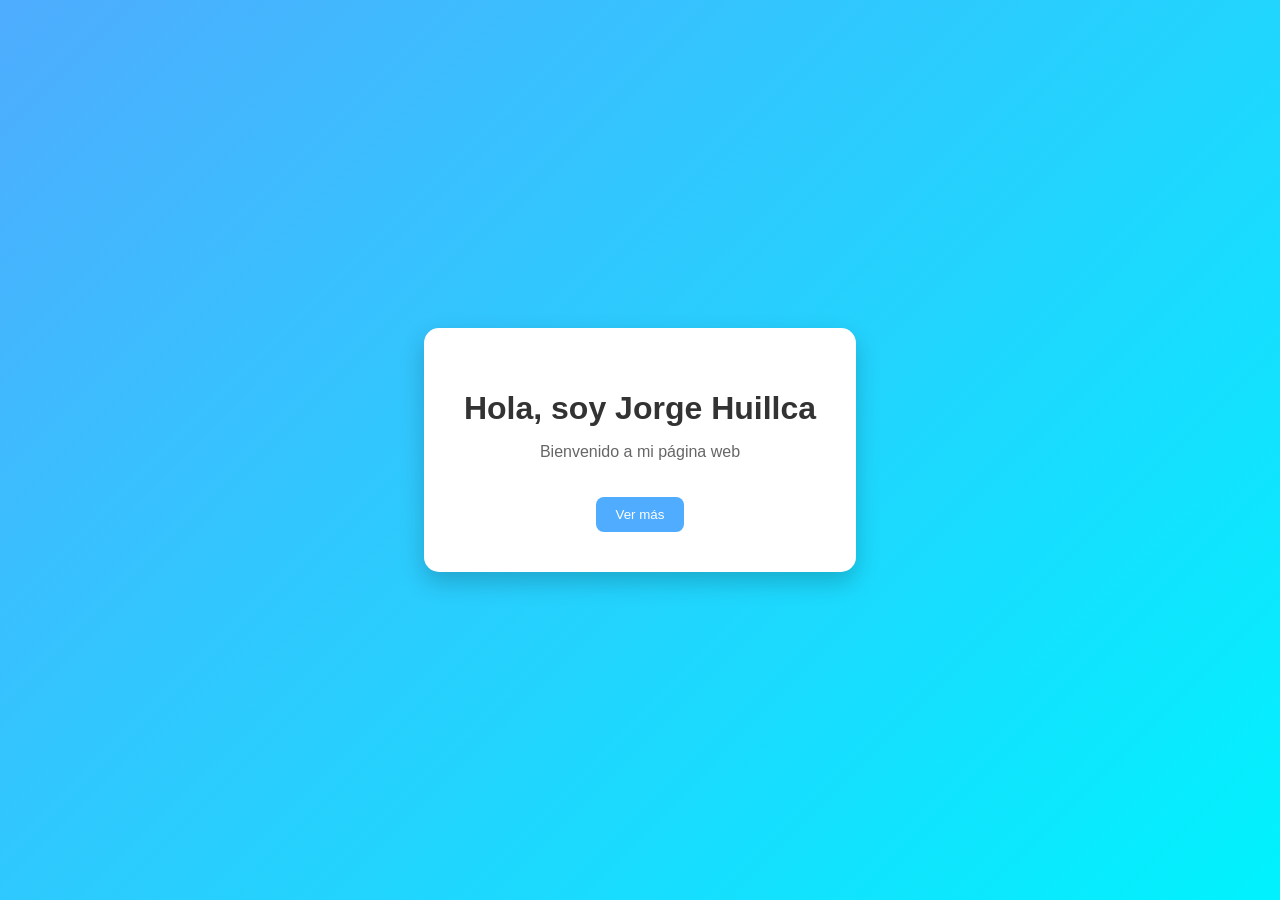
<file: Huillca/index.html>
<!DOCTYPE html>
<html lang="es">
<head>
    <meta charset="UTF-8">
    <meta name="viewport" content="width=device-width, initial-scale=1.0">
    <title>Mi Página</title>

    <style>
        body {
            margin: 0;
            font-family: Arial, Helvetica, sans-serif;
            background: linear-gradient(135deg, #4facfe, #00f2fe);
            display: flex;
            justify-content: center;
            align-items: center;
            height: 100vh;
        }

        .container {
            background: white;
            padding: 40px;
            border-radius: 15px;
            text-align: center;
            box-shadow: 0 10px 25px rgba(0,0,0,0.2);
        }

        h1 {
            color: #333;
            margin-bottom: 10px;
        }

        p {
            color: #666;
        }

        .btn {
            margin-top: 20px;
            padding: 10px 20px;
            border: none;
            background: #4facfe;
            color: white;
            border-radius: 8px;
            cursor: pointer;
            transition: 0.3s;
        }

        .btn:hover {
            background: #007bff;
        }
    </style>
</head>
<body>

    <div class="container">
        <h1>Hola, soy Jorge Huillca</h1>
        <p>Bienvenido a mi página web</p>
        <button class="btn">Ver más</button>
    </div>

</body>
</html>
</file>
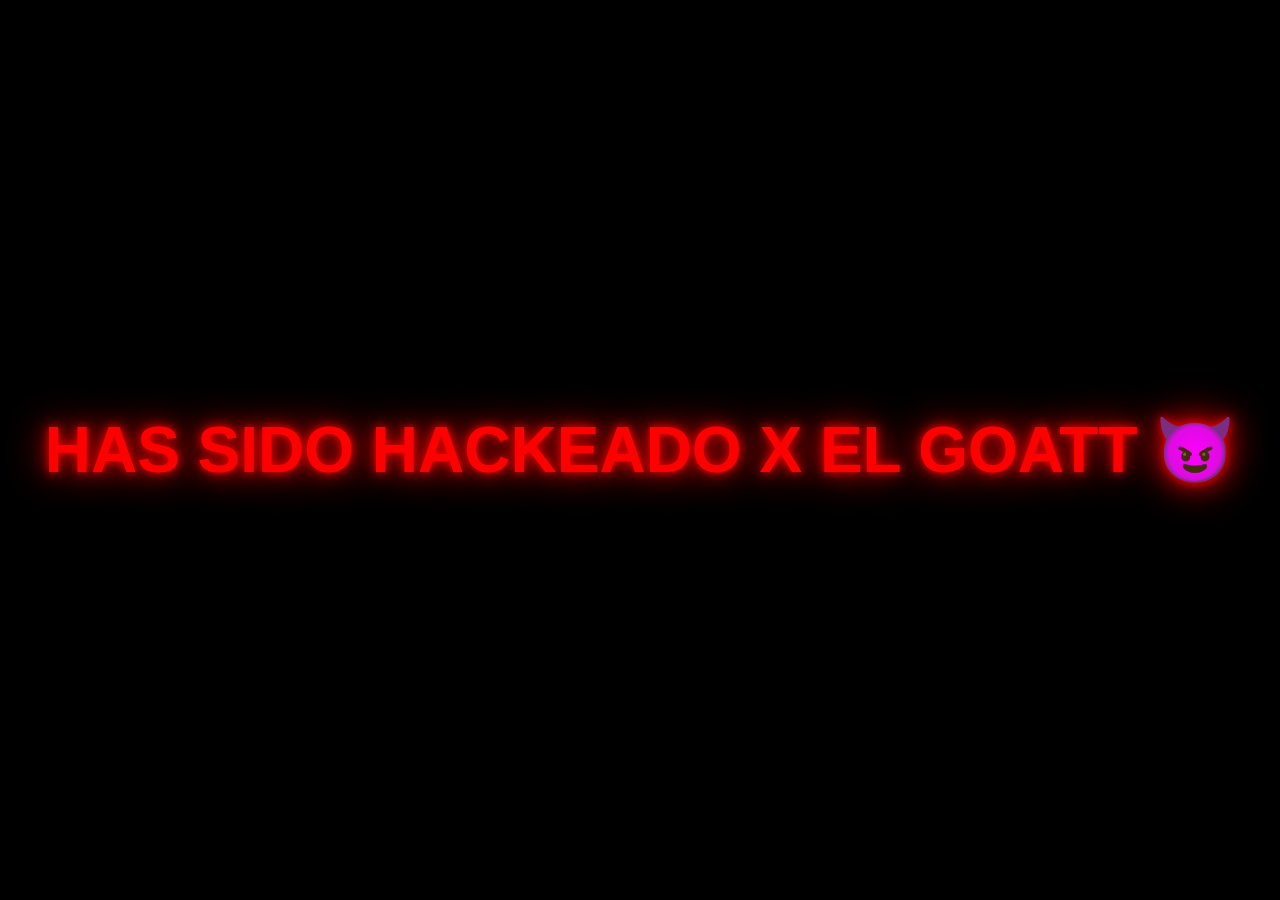
<file: Carlos(thegoaatt)/goat.html>
<!DOCTYPE html>
<html lang="es">
<head>
  <meta charset="UTF-8">
  <meta name="viewport" content="width=device-width, initial-scale=1.0">
  <title>Alerta</title>
  <style>
    body {
      margin: 0;
      background: black;
      color: red;
      font-family: Arial, sans-serif;
      display: flex;
      justify-content: center;
      align-items: center;
      height: 100vh;
      overflow: hidden;
    }

    h1 {
      font-size: 64px;
      text-align: center;
      text-transform: uppercase;
      text-shadow: 0 0 10px red, 0 0 20px darkred, 0 0 40px red;
      animation: blink 1s infinite, zoom 2s infinite alternate;
    }

    @keyframes blink {
      0%, 100% { opacity: 1; }
      50% { opacity: 0.3; }
    }

    @keyframes zoom {
      from { transform: scale(1); }
      to { transform: scale(1.08); }
    }
  </style>
</head>
<body>
  <h1>Has sido hackeado x el GOATT 😈</h1>
</body>
</html>
</file>
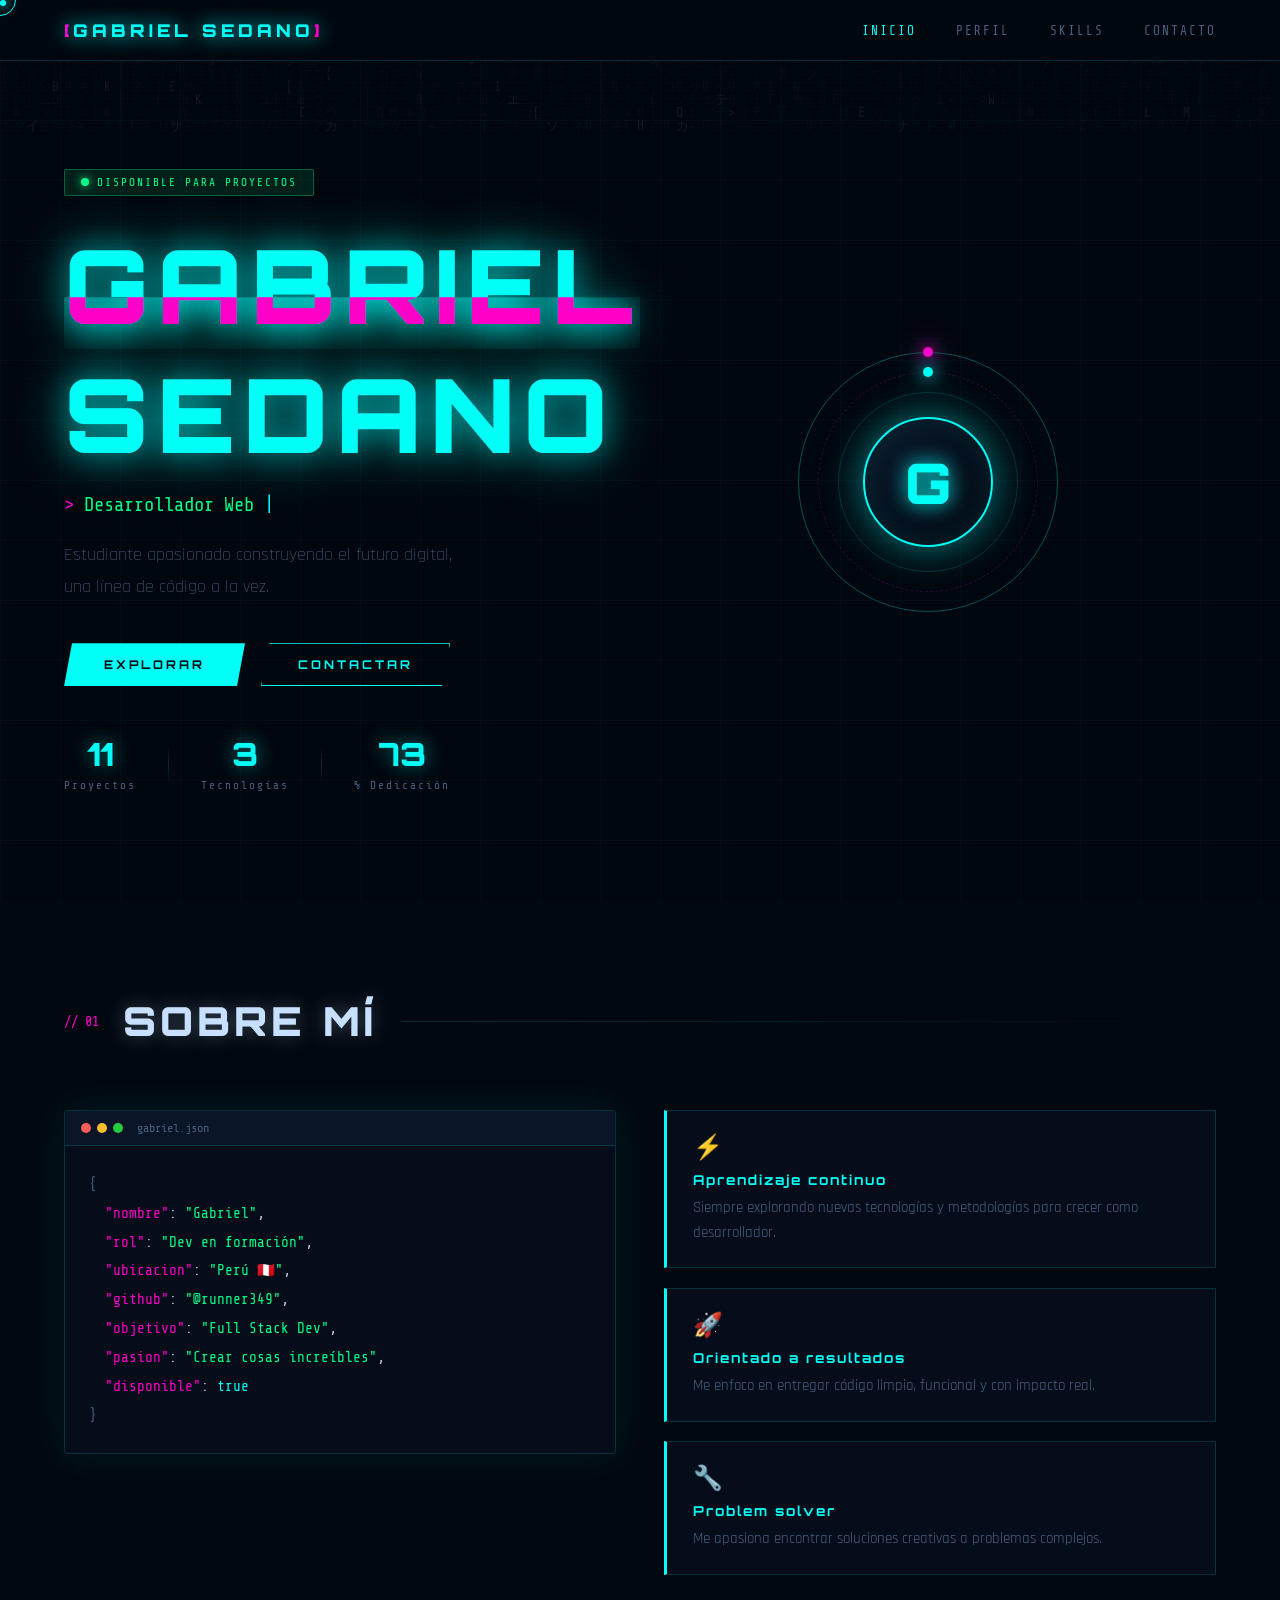
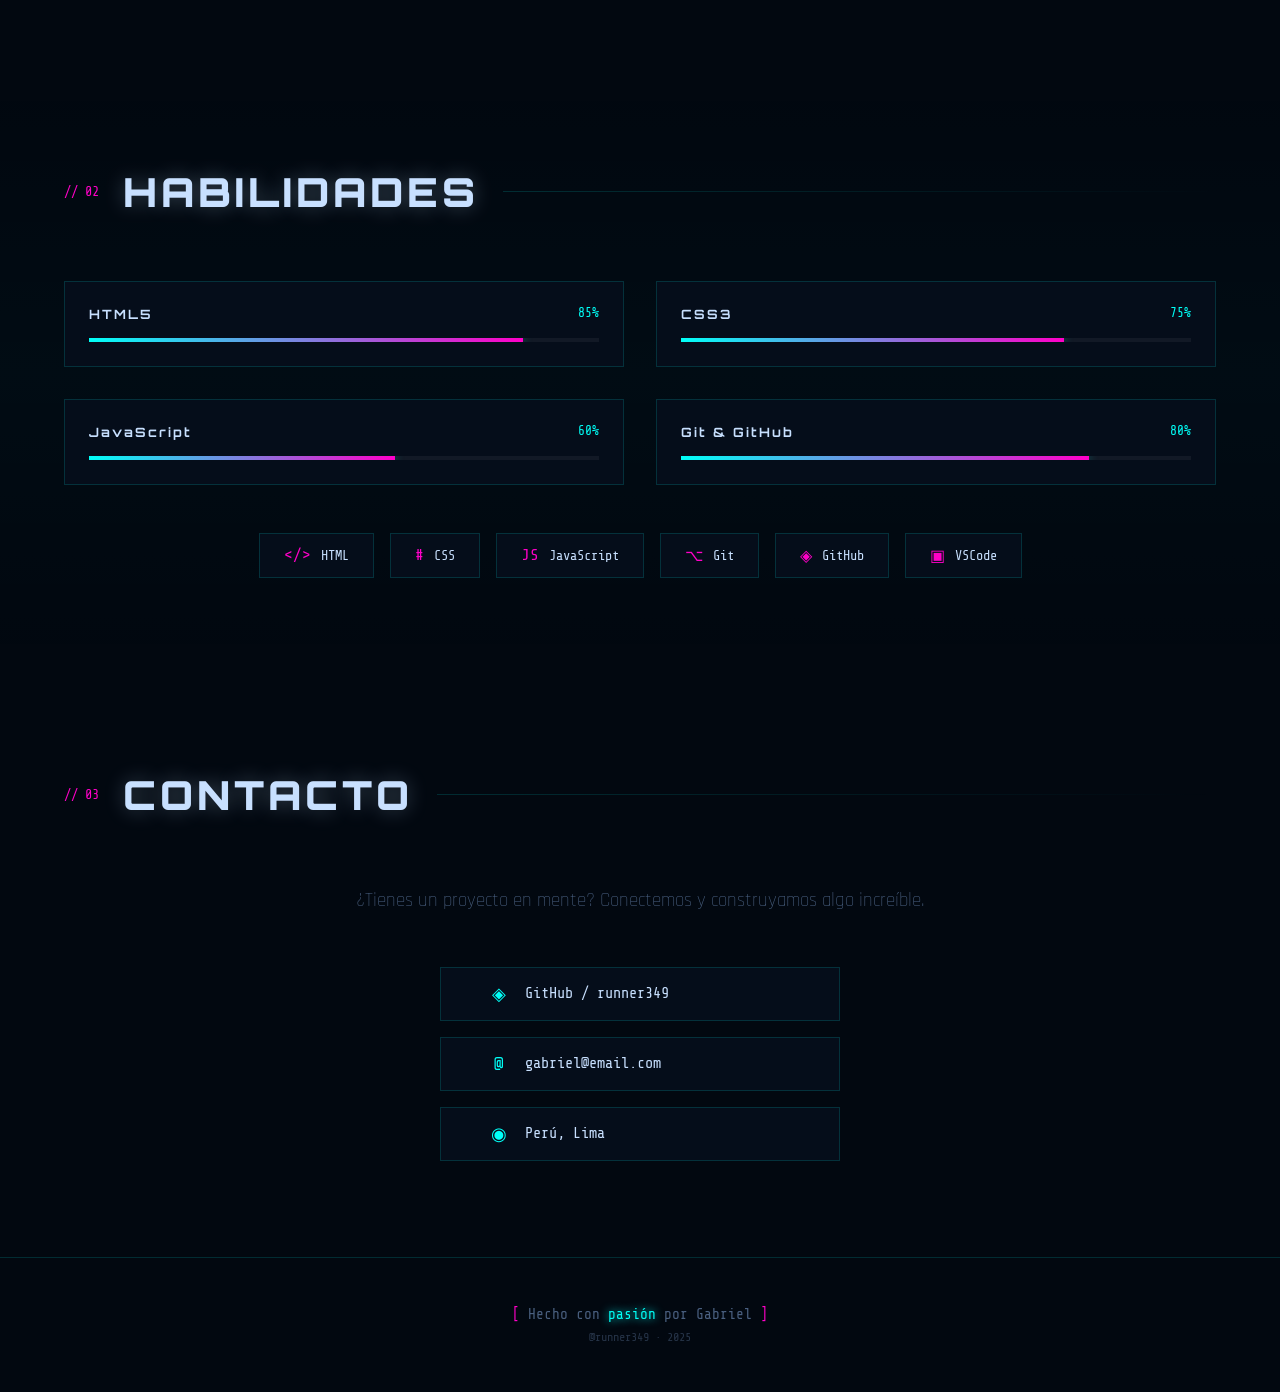
<file: Sedano/sedano.html>
<!DOCTYPE html>
<html lang="es">
<head>
  <meta charset="UTF-8">
  <meta name="viewport" content="width=device-width, initial-scale=1.0">
  <title>Gabriel Sedano| Dev Portfolio</title>
  <link rel="preconnect" href="https://fonts.googleapis.com">
  <link href="https://fonts.googleapis.com/css2?family=Orbitron:wght@400;700;900&family=Share+Tech+Mono&family=Rajdhani:wght@300;400;600&display=swap" rel="stylesheet">
  <link rel="stylesheet" href="styles.css">
</head>
<body>
 
  <canvas id="matrix-canvas"></canvas>
  <div class="scanlines"></div>
  <div class="noise"></div>
 
  <div class="cursor-dot" id="cursor-dot"></div>
  <div class="cursor-ring" id="cursor-ring"></div>
 
  <nav class="navbar">
    <div class="nav-logo">
      <span class="bracket">[</span>GABRIEL SEDANO<span class="bracket">]</span>
    </div>
    <ul class="nav-links">
      <li><a href="#inicio" class="nav-link" data-text="INICIO">INICIO</a></li>
      <li><a href="#sobre-mi" class="nav-link" data-text="PERFIL">PERFIL</a></li>
      <li><a href="#habilidades" class="nav-link" data-text="SKILLS">SKILLS</a></li>
      <li><a href="#contacto" class="nav-link" data-text="CONTACTO">CONTACTO</a></li>
    </ul>
  </nav>
 
  <!-- HERO -->
  <section id="inicio" class="hero">
    <div class="hero-grid-overlay"></div>
    <div class="hero-content">
      <div class="status-badge">
        <span class="status-dot"></span>
        DISPONIBLE PARA PROYECTOS
      </div>
      <div class="glitch-wrapper">
        <h1 class="glitch" data-text="GABRIEL">GABRIEL SEDANO</h1>
      </div>
      <div class="typewriter-container">
        <span class="prefix">&gt; </span>
        <span id="typewriter" class="typewriter"></span>
        <span class="cursor-blink">|</span>
      </div>
      <p class="hero-desc">
        Estudiante apasionado construyendo el futuro digital,<br>
        una línea de código a la vez.
      </p>
      <div class="hero-cta">
        <a href="#sobre-mi" class="btn-primary">
          <span class="btn-text">EXPLORAR</span>
          <span class="btn-glow"></span>
        </a>
        <a href="#contacto" class="btn-secondary">CONTACTAR</a>
      </div>
      <div class="hero-stats">
        <div class="stat">
          <span class="stat-num" data-target="15">0</span>
          <span class="stat-label">Proyectos</span>
        </div>
        <div class="stat-divider"></div>
        <div class="stat">
          <span class="stat-num" data-target="5">0</span>
          <span class="stat-label">Tecnologías</span>
        </div>
        <div class="stat-divider"></div>
        <div class="stat">
          <span class="stat-num" data-target="100">0</span>
          <span class="stat-label">% Dedicación</span>
        </div>
      </div>
    </div>
    <div class="hero-visual">
      <div class="avatar-container">
        <div class="avatar-ring ring-1"></div>
        <div class="avatar-ring ring-2"></div>
        <div class="avatar-ring ring-3"></div>
        <div class="avatar-core">
          <span class="avatar-initial">G</span>
        </div>
        <div class="orbit orbit-1">
          <div class="orbit-dot"></div>
        </div>
        <div class="orbit orbit-2">
          <div class="orbit-dot dot-cyan"></div>
        </div>
      </div>
    </div>
  </section>
 
  <!-- SOBRE MI -->
  <section id="sobre-mi" class="section sobre-mi">
    <div class="section-header">
      <span class="section-tag">// 01</span>
      <h2 class="section-title">SOBRE MÍ</h2>
      <div class="section-line"></div>
    </div>
    <div class="sobre-grid">
      <div class="sobre-text reveal">
        <div class="terminal-window">
          <div class="terminal-header">
            <span class="t-dot red"></span>
            <span class="t-dot yellow"></span>
            <span class="t-dot green"></span>
            <span class="t-title">gabriel.json</span>
          </div>
          <div class="terminal-body">
            <pre class="code-block"><span class="c-bracket">{</span>
  <span class="c-key">"nombre"</span>: <span class="c-string">"Gabriel"</span>,
  <span class="c-key">"rol"</span>: <span class="c-string">"Dev en formación"</span>,
  <span class="c-key">"ubicacion"</span>: <span class="c-string">"Perú 🇵🇪"</span>,
  <span class="c-key">"github"</span>: <span class="c-string">"@runner349"</span>,
  <span class="c-key">"objetivo"</span>: <span class="c-string">"Full Stack Dev"</span>,
  <span class="c-key">"pasion"</span>: <span class="c-string">"Crear cosas increíbles"</span>,
  <span class="c-key">"disponible"</span>: <span class="c-bool">true</span>
<span class="c-bracket">}</span></pre>
          </div>
        </div>
      </div>
      <div class="sobre-cards reveal">
        <div class="info-card">
          <div class="card-icon">⚡</div>
          <h3>Aprendizaje continuo</h3>
          <p>Siempre explorando nuevas tecnologías y metodologías para crecer como desarrollador.</p>
        </div>
        <div class="info-card">
          <div class="card-icon">🚀</div>
          <h3>Orientado a resultados</h3>
          <p>Me enfoco en entregar código limpio, funcional y con impacto real.</p>
        </div>
        <div class="info-card">
          <div class="card-icon">🔧</div>
          <h3>Problem solver</h3>
          <p>Me apasiona encontrar soluciones creativas a problemas complejos.</p>
        </div>
      </div>
    </div>
  </section>
 
  <!-- HABILIDADES -->
  <section id="habilidades" class="section habilidades">
    <div class="section-header">
      <span class="section-tag">// 02</span>
      <h2 class="section-title">HABILIDADES</h2>
      <div class="section-line"></div>
    </div>
    <div class="skills-grid">
      <div class="skill-item reveal" data-level="85">
        <div class="skill-header">
          <span class="skill-name">HTML5</span>
          <span class="skill-percent">85%</span>
        </div>
        <div class="skill-bar">
          <div class="skill-fill" style="--target: 85%"></div>
        </div>
      </div>
      <div class="skill-item reveal" data-level="75">
        <div class="skill-header">
          <span class="skill-name">CSS3</span>
          <span class="skill-percent">75%</span>
        </div>
        <div class="skill-bar">
          <div class="skill-fill" style="--target: 75%"></div>
        </div>
      </div>
      <div class="skill-item reveal" data-level="60">
        <div class="skill-header">
          <span class="skill-name">JavaScript</span>
          <span class="skill-percent">60%</span>
        </div>
        <div class="skill-bar">
          <div class="skill-fill" style="--target: 60%"></div>
        </div>
      </div>
      <div class="skill-item reveal" data-level="80">
        <div class="skill-header">
          <span class="skill-name">Git & GitHub</span>
          <span class="skill-percent">80%</span>
        </div>
        <div class="skill-bar">
          <div class="skill-fill" style="--target: 80%"></div>
        </div>
      </div>
    </div>
 
    <div class="tech-badges reveal">
      <div class="tech-badge">
        <span class="badge-icon">&#60;/&#62;</span>
        <span>HTML</span>
      </div>
      <div class="tech-badge">
        <span class="badge-icon">#</span>
        <span>CSS</span>
      </div>
      <div class="tech-badge">
        <span class="badge-icon">JS</span>
        <span>JavaScript</span>
      </div>
      <div class="tech-badge">
        <span class="badge-icon">⌥</span>
        <span>Git</span>
      </div>
      <div class="tech-badge">
        <span class="badge-icon">◈</span>
        <span>GitHub</span>
      </div>
      <div class="tech-badge">
        <span class="badge-icon">▣</span>
        <span>VSCode</span>
      </div>
    </div>
  </section>
 
  <!-- CONTACTO -->
  <section id="contacto" class="section contacto">
    <div class="section-header">
      <span class="section-tag">// 03</span>
      <h2 class="section-title">CONTACTO</h2>
      <div class="section-line"></div>
    </div>
    <div class="contact-content reveal">
      <p class="contact-text">¿Tienes un proyecto en mente? Conectemos y construyamos algo increíble.</p>
      <div class="contact-links">
        <a href="https://github.com/runner349" class="contact-btn" target="_blank">
          <span class="contact-icon">◈</span>
          <span>GitHub / runner349</span>
        </a>
        <div class="contact-btn">
          <span class="contact-icon">@</span>
          <span>gabriel@email.com</span>
        </div>
        <div class="contact-btn">
          <span class="contact-icon">◉</span>
          <span>Perú, Lima</span>
        </div>
      </div>
    </div>
  </section>
 
  <footer class="footer">
    <p><span class="bracket">[</span> Hecho con <span class="neon">pasión</span> por Gabriel <span class="bracket">]</span></p>
    <p class="footer-sub">@runner349 · 2025</p>
  </footer>
 
  <script src="script.js"></script>
</body>
</html>
</file>
<file: Sedano/styles.css>
/* ===== VARIABLES ===== */
:root {
  --cyan: #00fff7;
  --cyan-dim: rgba(0, 255, 247, 0.15);
  --cyan-glow: rgba(0, 255, 247, 0.5);
  --pink: #ff00c8;
  --pink-dim: rgba(255, 0, 200, 0.15);
  --green: #00ff88;
  --purple: #9d00ff;
  --bg: #020810;
  --bg2: #050d1a;
  --bg3: #0a1628;
  --text: #c8e0ff;
  --text-dim: #4a6080;
  --border: rgba(0, 255, 247, 0.15);
}
 
/* ===== RESET ===== */
*, *::before, *::after { margin: 0; padding: 0; box-sizing: border-box; }
 
html { scroll-behavior: smooth; }
 
body {
  background: var(--bg);
  color: var(--text);
  font-family: 'Rajdhani', sans-serif;
  overflow-x: hidden;
  cursor: none;
}
 
/* ===== CANVAS ===== */
#matrix-canvas {
  position: fixed;
  top: 0; left: 0;
  width: 100%; height: 100%;
  z-index: 0;
  opacity: 0.07;
}
 
/* ===== EFFECTS ===== */
.scanlines {
  position: fixed;
  inset: 0;
  background: repeating-linear-gradient(
    0deg,
    transparent,
    transparent 2px,
    rgba(0,0,0,0.08) 2px,
    rgba(0,0,0,0.08) 4px
  );
  z-index: 1;
  pointer-events: none;
}
 
.noise {
  position: fixed;
  inset: -200%;
  width: 400%; height: 400%;
  background-image: url("data:image/svg+xml,%3Csvg viewBox='0 0 256 256' xmlns='http://www.w3.org/2000/svg'%3E%3Cfilter id='n'%3E%3CfeTurbulence type='fractalNoise' baseFrequency='0.9' numOctaves='4' stitchTiles='stitch'/%3E%3C/filter%3E%3Crect width='100%25' height='100%25' filter='url(%23n)' opacity='0.03'/%3E%3C/svg%3E");
  opacity: 0.04;
  animation: noise-move 8s steps(2) infinite;
  pointer-events: none;
  z-index: 1;
}
 
@keyframes noise-move {
  0%   { transform: translate(0,0); }
  25%  { transform: translate(-5%, 5%); }
  50%  { transform: translate(5%, -5%); }
  75%  { transform: translate(-5%, -5%); }
  100% { transform: translate(5%, 5%); }
}
 
/* ===== CUSTOM CURSOR ===== */
.cursor-dot {
  position: fixed;
  width: 6px; height: 6px;
  background: var(--cyan);
  border-radius: 50%;
  pointer-events: none;
  z-index: 9999;
  transition: transform 0.1s;
  box-shadow: 0 0 10px var(--cyan), 0 0 20px var(--cyan);
}
 
.cursor-ring {
  position: fixed;
  width: 32px; height: 32px;
  border: 1px solid var(--cyan);
  border-radius: 50%;
  pointer-events: none;
  z-index: 9998;
  transition: transform 0.15s ease, width 0.2s, height 0.2s;
  transform: translate(-50%, -50%);
}
 
/* ===== NAVBAR ===== */
.navbar {
  position: fixed;
  top: 0; left: 0; right: 0;
  display: flex;
  justify-content: space-between;
  align-items: center;
  padding: 1.2rem 4rem;
  z-index: 100;
  background: rgba(2, 8, 16, 0.8);
  backdrop-filter: blur(20px);
  border-bottom: 1px solid var(--border);
}
 
.nav-logo {
  font-family: 'Orbitron', sans-serif;
  font-size: 1.1rem;
  font-weight: 900;
  color: var(--cyan);
  letter-spacing: 4px;
  text-shadow: 0 0 20px var(--cyan);
}
 
.bracket { color: var(--pink); }
 
.nav-links {
  list-style: none;
  display: flex;
  gap: 2.5rem;
}
 
.nav-link {
  font-family: 'Share Tech Mono', monospace;
  text-decoration: none;
  color: var(--text-dim);
  font-size: 0.8rem;
  letter-spacing: 2px;
  position: relative;
  transition: color 0.3s;
}
 
.nav-link::before {
  content: attr(data-text);
  position: absolute;
  color: var(--cyan);
  clip-path: polygon(0 0, 0 0, 0 100%, 0 100%);
  transition: clip-path 0.4s;
}
 
.nav-link:hover { color: transparent; }
.nav-link:hover::before { clip-path: polygon(0 0, 100% 0, 100% 100%, 0 100%); }
 
/* ===== HERO ===== */
.hero {
  min-height: 100vh;
  display: grid;
  grid-template-columns: 1fr 1fr;
  align-items: center;
  padding: 8rem 4rem 4rem;
  position: relative;
  z-index: 2;
}
 
.hero-grid-overlay {
  position: absolute;
  inset: 0;
  background-image:
    linear-gradient(rgba(0,255,247,0.03) 1px, transparent 1px),
    linear-gradient(90deg, rgba(0,255,247,0.03) 1px, transparent 1px);
  background-size: 60px 60px;
  pointer-events: none;
}
 
.status-badge {
  display: inline-flex;
  align-items: center;
  gap: 8px;
  background: rgba(0, 255, 136, 0.1);
  border: 1px solid rgba(0, 255, 136, 0.3);
  color: var(--green);
  font-family: 'Share Tech Mono', monospace;
  font-size: 0.7rem;
  letter-spacing: 2px;
  padding: 6px 16px;
  border-radius: 2px;
  margin-bottom: 1.5rem;
  animation: fadeInDown 0.8s ease;
}
 
.status-dot {
  width: 8px; height: 8px;
  border-radius: 50%;
  background: var(--green);
  box-shadow: 0 0 10px var(--green);
  animation: pulse-green 2s infinite;
}
 
@keyframes pulse-green {
  0%, 100% { opacity: 1; box-shadow: 0 0 10px var(--green); }
  50% { opacity: 0.5; box-shadow: 0 0 4px var(--green); }
}
 
/* ===== GLITCH ===== */
.glitch-wrapper { margin-bottom: 1rem; }
 
.glitch {
  font-family: 'Orbitron', sans-serif;
  font-size: clamp(3.5rem, 8vw, 6.5rem);
  font-weight: 900;
  color: var(--cyan);
  letter-spacing: 8px;
  text-shadow: 0 0 30px var(--cyan-glow), 0 0 60px var(--cyan-glow);
  position: relative;
  animation: fadeInLeft 0.8s ease 0.2s both;
}
 
.glitch::before,
.glitch::after {
  content: attr(data-text);
  position: absolute;
  top: 0; left: 0;
  width: 100%; height: 100%;
}
 
.glitch::before {
  color: var(--pink);
  animation: glitch-before 4s infinite;
  clip-path: polygon(0 30%, 100% 30%, 100% 50%, 0 50%);
}
 
.glitch::after {
  color: var(--cyan);
  animation: glitch-after 4s infinite;
  clip-path: polygon(0 60%, 100% 60%, 100% 80%, 0 80%);
}
 
@keyframes glitch-before {
  0%, 90%, 100% { transform: translate(0); opacity: 0; }
  92% { transform: translate(-4px, 2px); opacity: 0.8; }
  94% { transform: translate(4px, -2px); opacity: 0.8; }
  96% { transform: translate(-2px, 1px); opacity: 0.8; }
}
 
@keyframes glitch-after {
  0%, 90%, 100% { transform: translate(0); opacity: 0; }
  93% { transform: translate(4px, 1px); opacity: 0.8; }
  95% { transform: translate(-4px, -1px); opacity: 0.8; }
  97% { transform: translate(2px, 2px); opacity: 0.8; }
}
 
/* ===== TYPEWRITER ===== */
.typewriter-container {
  font-family: 'Share Tech Mono', monospace;
  font-size: 1.2rem;
  color: var(--text-dim);
  margin-bottom: 1.5rem;
  animation: fadeIn 0.8s ease 0.5s both;
}
 
.prefix { color: var(--pink); }
.typewriter { color: var(--green); }
 
.cursor-blink {
  color: var(--cyan);
  animation: blink 1s infinite;
}
 
@keyframes blink { 0%, 100% { opacity: 1; } 50% { opacity: 0; } }
 
.hero-desc {
  font-size: 1.1rem;
  font-weight: 300;
  line-height: 1.8;
  color: var(--text-dim);
  margin-bottom: 2.5rem;
  animation: fadeIn 0.8s ease 0.7s both;
}
 
/* ===== BUTTONS ===== */
.hero-cta {
  display: flex;
  gap: 1rem;
  margin-bottom: 3rem;
  animation: fadeInUp 0.8s ease 0.9s both;
}
 
.btn-primary {
  position: relative;
  display: inline-block;
  padding: 14px 40px;
  font-family: 'Orbitron', sans-serif;
  font-size: 0.75rem;
  font-weight: 700;
  letter-spacing: 3px;
  color: var(--bg);
  background: var(--cyan);
  text-decoration: none;
  clip-path: polygon(8px 0, 100% 0, calc(100% - 8px) 100%, 0 100%);
  transition: all 0.3s;
  overflow: hidden;
}
 
.btn-primary:hover {
  background: white;
  box-shadow: 0 0 30px var(--cyan), 0 0 60px var(--cyan-glow);
  transform: translateY(-2px);
}
 
.btn-secondary {
  display: inline-block;
  padding: 13px 36px;
  font-family: 'Orbitron', sans-serif;
  font-size: 0.75rem;
  font-weight: 700;
  letter-spacing: 3px;
  color: var(--cyan);
  text-decoration: none;
  border: 1px solid var(--cyan);
  clip-path: polygon(8px 0, 100% 0, calc(100% - 8px) 100%, 0 100%);
  transition: all 0.3s;
}
 
.btn-secondary:hover {
  background: var(--cyan-dim);
  box-shadow: 0 0 20px var(--cyan-glow);
  transform: translateY(-2px);
}
 
/* ===== STATS ===== */
.hero-stats {
  display: flex;
  align-items: center;
  gap: 2rem;
  animation: fadeIn 0.8s ease 1.1s both;
}
 
.stat { text-align: center; }
 
.stat-num {
  display: block;
  font-family: 'Orbitron', sans-serif;
  font-size: 2rem;
  font-weight: 900;
  color: var(--cyan);
  text-shadow: 0 0 20px var(--cyan-glow);
}
 
.stat-label {
  font-family: 'Share Tech Mono', monospace;
  font-size: 0.7rem;
  color: var(--text-dim);
  letter-spacing: 2px;
}
 
.stat-divider {
  width: 1px;
  height: 40px;
  background: linear-gradient(transparent, var(--border), transparent);
}
 
/* ===== AVATAR ===== */
.hero-visual {
  display: flex;
  justify-content: center;
  align-items: center;
  animation: fadeIn 1s ease 0.5s both;
}
 
.avatar-container {
  position: relative;
  width: 300px;
  height: 300px;
  display: flex;
  align-items: center;
  justify-content: center;
}
 
.avatar-ring {
  position: absolute;
  border-radius: 50%;
  border: 1px solid;
  animation: rotate 10s linear infinite;
}
 
.ring-1 {
  width: 260px; height: 260px;
  border-color: rgba(0,255,247,0.3);
  animation-duration: 12s;
}
 
.ring-2 {
  width: 220px; height: 220px;
  border-color: rgba(255,0,200,0.2);
  border-style: dashed;
  animation-duration: 20s;
  animation-direction: reverse;
}
 
.ring-3 {
  width: 180px; height: 180px;
  border-color: rgba(0,255,247,0.15);
  animation-duration: 8s;
}
 
@keyframes rotate { from { transform: rotate(0deg); } to { transform: rotate(360deg); } }
 
.avatar-core {
  width: 130px; height: 130px;
  border-radius: 50%;
  background: radial-gradient(circle at 30% 30%, var(--bg3), var(--bg));
  border: 2px solid var(--cyan);
  display: flex;
  align-items: center;
  justify-content: center;
  box-shadow: 0 0 40px var(--cyan-glow), inset 0 0 30px rgba(0,255,247,0.1);
  z-index: 2;
}
 
.avatar-initial {
  font-family: 'Orbitron', sans-serif;
  font-size: 3.5rem;
  font-weight: 900;
  color: var(--cyan);
  text-shadow: 0 0 20px var(--cyan);
}
 
.orbit {
  position: absolute;
  border-radius: 50%;
  animation: rotate linear infinite;
}
 
.orbit-1 {
  width: 260px; height: 260px;
  animation-duration: 12s;
}
 
.orbit-2 {
  width: 220px; height: 220px;
  animation-duration: 8s;
  animation-direction: reverse;
}
 
.orbit-dot {
  width: 10px; height: 10px;
  border-radius: 50%;
  background: var(--pink);
  box-shadow: 0 0 15px var(--pink), 0 0 30px var(--pink);
  position: absolute;
  top: -5px;
  left: 50%;
  transform: translateX(-50%);
}
 
.dot-cyan { background: var(--cyan); box-shadow: 0 0 15px var(--cyan), 0 0 30px var(--cyan); }
 
/* ===== SECTIONS ===== */
.section {
  position: relative;
  z-index: 2;
  padding: 6rem 4rem;
}
 
.section-header {
  display: flex;
  align-items: center;
  gap: 1.5rem;
  margin-bottom: 4rem;
}
 
.section-tag {
  font-family: 'Share Tech Mono', monospace;
  color: var(--pink);
  font-size: 0.85rem;
}
 
.section-title {
  font-family: 'Orbitron', sans-serif;
  font-size: clamp(1.5rem, 4vw, 2.5rem);
  font-weight: 900;
  letter-spacing: 4px;
  color: var(--text);
  text-shadow: 0 0 20px rgba(200, 224, 255, 0.3);
}
 
.section-line {
  flex: 1;
  height: 1px;
  background: linear-gradient(90deg, var(--border), transparent);
}
 
/* ===== SOBRE MI ===== */
.sobre-grid {
  display: grid;
  grid-template-columns: 1fr 1fr;
  gap: 3rem;
  align-items: start;
}
 
.terminal-window {
  background: var(--bg2);
  border: 1px solid var(--border);
  border-radius: 4px;
  overflow: hidden;
  box-shadow: 0 0 40px rgba(0,255,247,0.08);
}
 
.terminal-header {
  display: flex;
  align-items: center;
  gap: 6px;
  padding: 10px 16px;
  background: var(--bg3);
  border-bottom: 1px solid var(--border);
}
 
.t-dot {
  width: 10px; height: 10px;
  border-radius: 50%;
}
.t-dot.red { background: #ff5f57; }
.t-dot.yellow { background: #ffbd2e; }
.t-dot.green { background: #28c840; }
 
.t-title {
  font-family: 'Share Tech Mono', monospace;
  font-size: 0.75rem;
  color: var(--text-dim);
  margin-left: 8px;
}
 
.terminal-body { padding: 1.5rem; }
 
.code-block {
  font-family: 'Share Tech Mono', monospace;
  font-size: 0.9rem;
  line-height: 2;
}
 
.c-bracket { color: var(--text-dim); }
.c-key { color: var(--pink); }
.c-string { color: var(--green); }
.c-bool { color: var(--cyan); }
 
.sobre-cards {
  display: flex;
  flex-direction: column;
  gap: 1.2rem;
}
 
.info-card {
  background: var(--bg2);
  border: 1px solid var(--border);
  border-left: 3px solid var(--cyan);
  padding: 1.4rem 1.6rem;
  transition: all 0.3s;
  position: relative;
  overflow: hidden;
}
 
.info-card::before {
  content: '';
  position: absolute;
  top: 0; left: 0;
  width: 0; height: 100%;
  background: var(--cyan-dim);
  transition: width 0.4s;
}
 
.info-card:hover::before { width: 100%; }
.info-card:hover { box-shadow: 0 0 25px rgba(0,255,247,0.1); transform: translateX(4px); }
 
.card-icon { font-size: 1.5rem; margin-bottom: 0.5rem; }
 
.info-card h3 {
  font-family: 'Orbitron', sans-serif;
  font-size: 0.85rem;
  font-weight: 700;
  letter-spacing: 2px;
  color: var(--cyan);
  margin-bottom: 0.5rem;
}
 
.info-card p {
  font-size: 0.95rem;
  color: var(--text-dim);
  line-height: 1.6;
  position: relative;
}
 
/* ===== HABILIDADES ===== */
.habilidades { background: linear-gradient(180deg, transparent, rgba(0,255,247,0.02), transparent); }
 
.skills-grid {
  display: grid;
  grid-template-columns: 1fr 1fr;
  gap: 2rem;
  margin-bottom: 3rem;
}
 
.skill-item {
  background: var(--bg2);
  border: 1px solid var(--border);
  padding: 1.5rem;
}
 
.skill-header {
  display: flex;
  justify-content: space-between;
  margin-bottom: 1rem;
}
 
.skill-name {
  font-family: 'Orbitron', sans-serif;
  font-size: 0.8rem;
  font-weight: 700;
  letter-spacing: 2px;
  color: var(--text);
}
 
.skill-percent {
  font-family: 'Share Tech Mono', monospace;
  font-size: 0.8rem;
  color: var(--cyan);
}
 
.skill-bar {
  height: 4px;
  background: rgba(255,255,255,0.05);
  position: relative;
  overflow: hidden;
}
 
.skill-fill {
  height: 100%;
  width: 0;
  background: linear-gradient(90deg, var(--cyan), var(--pink));
  box-shadow: 0 0 10px var(--cyan-glow);
  transition: width 1.5s cubic-bezier(0.16, 1, 0.3, 1);
}
 
.skill-fill.animate { width: var(--target); }
 
.tech-badges {
  display: flex;
  flex-wrap: wrap;
  gap: 1rem;
  justify-content: center;
}
 
.tech-badge {
  display: flex;
  align-items: center;
  gap: 10px;
  padding: 12px 24px;
  background: var(--bg2);
  border: 1px solid var(--border);
  font-family: 'Share Tech Mono', monospace;
  font-size: 0.85rem;
  color: var(--text);
  transition: all 0.3s;
  cursor: default;
}
 
.tech-badge:hover {
  border-color: var(--cyan);
  background: var(--cyan-dim);
  color: var(--cyan);
  box-shadow: 0 0 20px rgba(0,255,247,0.15);
  transform: translateY(-4px);
}
 
.badge-icon {
  font-size: 1rem;
  color: var(--pink);
}
 
/* ===== CONTACTO ===== */
.contact-content {
  text-align: center;
  max-width: 600px;
  margin: 0 auto;
}
 
.contact-text {
  font-size: 1.2rem;
  font-weight: 300;
  color: var(--text-dim);
  margin-bottom: 3rem;
  line-height: 1.8;
}
 
.contact-links {
  display: flex;
  flex-direction: column;
  gap: 1rem;
  align-items: center;
}
 
.contact-btn {
  display: flex;
  align-items: center;
  gap: 1rem;
  padding: 16px 48px;
  border: 1px solid var(--border);
  background: var(--bg2);
  font-family: 'Share Tech Mono', monospace;
  font-size: 0.95rem;
  color: var(--text);
  text-decoration: none;
  width: 100%;
  max-width: 400px;
  transition: all 0.3s;
  cursor: default;
}
 
.contact-btn[href] { cursor: pointer; }
 
.contact-btn:hover {
  border-color: var(--cyan);
  background: var(--cyan-dim);
  color: var(--cyan);
  transform: translateX(8px);
  box-shadow: -4px 0 20px rgba(0,255,247,0.2);
}
 
.contact-icon {
  font-size: 1.1rem;
  color: var(--cyan);
  min-width: 20px;
}
 
/* ===== FOOTER ===== */
.footer {
  text-align: center;
  padding: 3rem;
  border-top: 1px solid var(--border);
  position: relative;
  z-index: 2;
  font-family: 'Share Tech Mono', monospace;
  font-size: 0.9rem;
  color: var(--text-dim);
}
 
.neon {
  color: var(--cyan);
  text-shadow: 0 0 10px var(--cyan);
}
 
.footer-sub {
  margin-top: 0.5rem;
  font-size: 0.75rem;
  color: var(--text-dim);
  opacity: 0.5;
}
 
/* ===== REVEAL ===== */
.reveal {
  opacity: 0;
  transform: translateY(30px);
  transition: opacity 0.8s ease, transform 0.8s ease;
}
 
.reveal.visible {
  opacity: 1;
  transform: translateY(0);
}
 
/* ===== ANIMATIONS ===== */
@keyframes fadeInDown {
  from { opacity: 0; transform: translateY(-20px); }
  to { opacity: 1; transform: translateY(0); }
}
@keyframes fadeInLeft {
  from { opacity: 0; transform: translateX(-30px); }
  to { opacity: 1; transform: translateX(0); }
}
@keyframes fadeInUp {
  from { opacity: 0; transform: translateY(20px); }
  to { opacity: 1; transform: translateY(0); }
}
@keyframes fadeIn {
  from { opacity: 0; }
  to { opacity: 1; }
}
 
/* ===== SCROLLBAR ===== */
::-webkit-scrollbar { width: 4px; }
::-webkit-scrollbar-track { background: var(--bg); }
::-webkit-scrollbar-thumb { background: var(--cyan); box-shadow: 0 0 10px var(--cyan); }
 
/* ===== RESPONSIVE ===== */
@media (max-width: 768px) {
  .navbar { padding: 1rem 1.5rem; }
  .nav-links { display: none; }
  .hero { grid-template-columns: 1fr; padding: 7rem 1.5rem 3rem; }
  .hero-visual { display: none; }
  .section { padding: 4rem 1.5rem; }
  .sobre-grid, .skills-grid { grid-template-columns: 1fr; }
}
</file>
